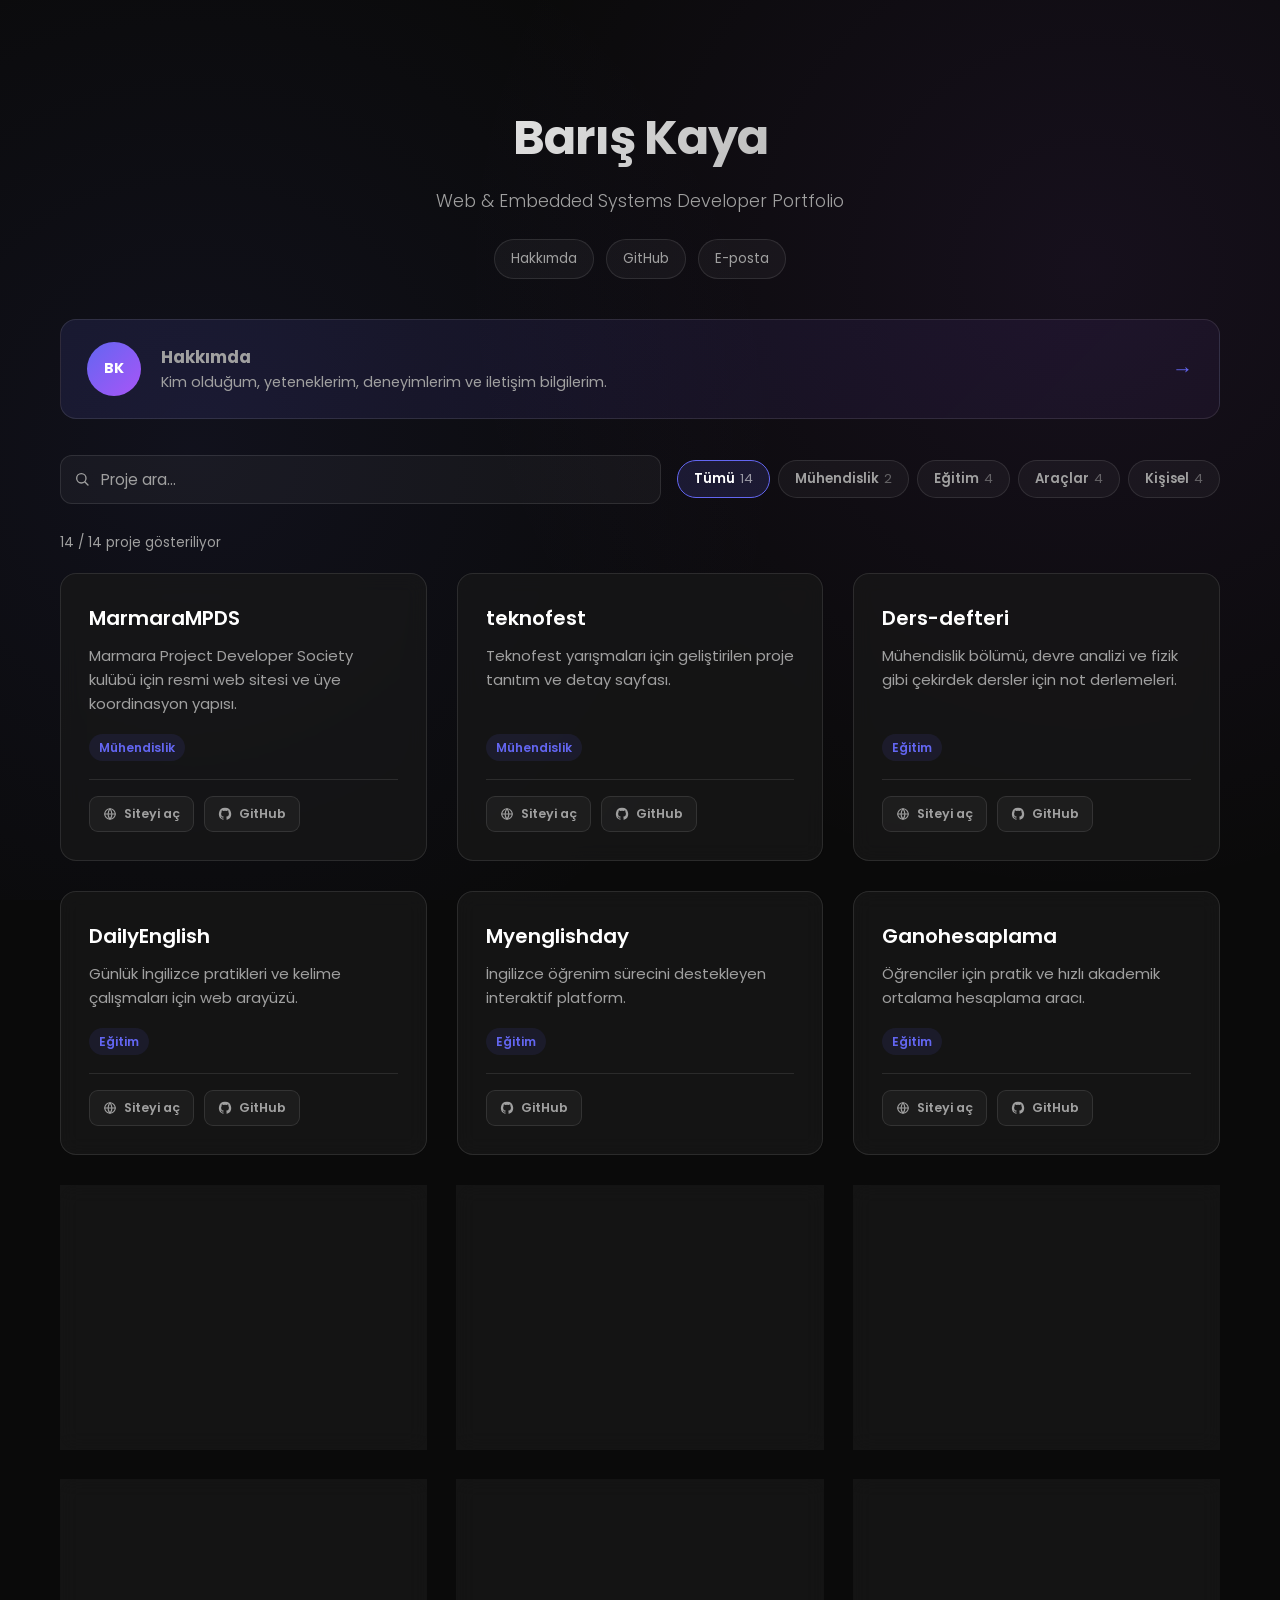
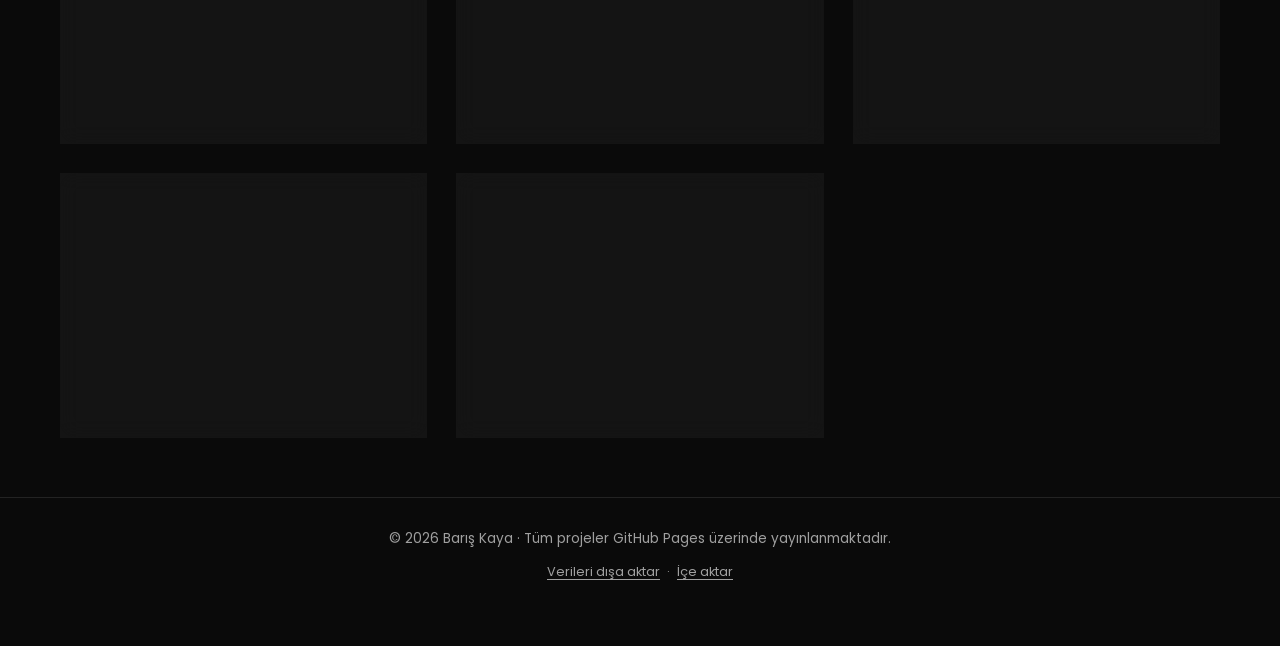
<file: index.html>
<!DOCTYPE html>
<html lang="tr">
<head>
    <meta charset="UTF-8">
    <meta name="viewport" content="width=device-width, initial-scale=1, viewport-fit=cover">
    <title>Barış Kaya | Portfolyo</title>

    <meta name="description" content="Barış Kaya'nın web ve gömülü sistemler projelerini bir araya getiren portfolyo sayfası.">
    <meta name="author" content="Barış Kaya">
    <meta name="theme-color" content="#0a0a0a">
    <link rel="canonical" href="https://kayalarbk.github.io/">

    <meta property="og:type" content="website">
    <meta property="og:title" content="Barış Kaya | Portfolyo">
    <meta property="og:description" content="Web & gömülü sistemler projeleri.">
    <meta property="og:locale" content="tr_TR">
    <meta name="twitter:card" content="summary">

    <link rel="icon" href="./assets/img/favicon.svg" type="image/svg+xml">

    <!-- PWA: ana ekrana eklendiğinde tam ekran uygulama gibi açılır -->
    <link rel="manifest" href="./manifest.json">
    <meta name="apple-mobile-web-app-capable" content="yes">
    <meta name="mobile-web-app-capable" content="yes">
    <meta name="apple-mobile-web-app-status-bar-style" content="black-translucent">
    <meta name="apple-mobile-web-app-title" content="Portfolyo">
    <link rel="apple-touch-icon" href="./assets/img/icon-192.png">

    <link rel="preconnect" href="https://fonts.googleapis.com">
    <link rel="preconnect" href="https://fonts.gstatic.com" crossorigin>
    <link href="https://fonts.googleapis.com/css2?family=Poppins:wght@300;400;600;700&display=swap" rel="stylesheet">

    <link rel="stylesheet" href="./assets/css/base.css">
    <link rel="stylesheet" href="./assets/css/home.css">
</head>
<body>

    <a class="skip-link" href="#projects">İçeriğe geç</a>

    <header>
        <h1>Barış Kaya</h1>
        <p>Web &amp; Embedded Systems Developer Portfolio</p>
        <nav class="socials" aria-label="Sosyal bağlantılar">
            <a href="./hakkimda.html">Hakkımda</a>
            <a href="https://github.com/kayalarbk" target="_blank" rel="noopener noreferrer">GitHub</a>
            <a href="mailto:kayalarbk2004@gmail.com">E-posta</a>
        </nav>
    </header>

    <main class="container" id="projects">

        <a class="about-banner" href="./hakkimda.html">
            <span class="avatar" aria-hidden="true">BK</span>
            <span>
                <strong>Hakkımda</strong>
                <span>Kim olduğum, yeteneklerim, deneyimlerim ve iletişim bilgilerim.</span>
            </span>
            <span class="arrow" aria-hidden="true">→</span>
        </a>

        <div class="controls">
            <div class="search-wrap">
                <svg viewBox="0 0 24 24" fill="none" stroke-width="2" stroke-linecap="round" aria-hidden="true">
                    <circle cx="11" cy="11" r="7"></circle>
                    <line x1="16.5" y1="16.5" x2="21" y2="21"></line>
                </svg>
                <input type="search" id="search" placeholder="Proje ara..." aria-label="Projelerde ara" autocomplete="off">
            </div>
            <div class="filters" id="filters" role="group" aria-label="Kategori filtresi"></div>
        </div>

        <p class="result-count" id="count" role="status" aria-live="polite"></p>

        <div class="project-grid" id="grid"></div>

        <p class="empty-state" id="empty" hidden>Aramanla eşleşen proje bulunamadı.</p>

        <noscript>
            <p class="empty-state">
                Proje listesini görmek için JavaScript'i etkinleştir ya da
                <a href="https://github.com/kayalarbk?tab=repositories" target="_blank" rel="noopener noreferrer">GitHub profilime</a>
                göz at.
            </p>
        </noscript>
    </main>

    <footer>
        <p>&copy; <span id="year"></span> Barış Kaya · Tüm projeler GitHub Pages üzerinde yayınlanmaktadır.</p>
        <p class="data-tools">
            <button type="button" data-veri="disa-aktar">Verileri dışa aktar</button>
            <span aria-hidden="true">·</span>
            <button type="button" data-veri="ice-aktar">İçe aktar</button>
            <span class="data-status" data-veri="durum" role="status" aria-live="polite"></span>
        </p>
    </footer>

    <script src="./assets/js/state.js"></script>
    <script src="./assets/js/common.js"></script>
    <script src="./assets/js/projects.data.js"></script>
    <script src="./assets/js/home.js"></script>

</body>
</html>
</file>
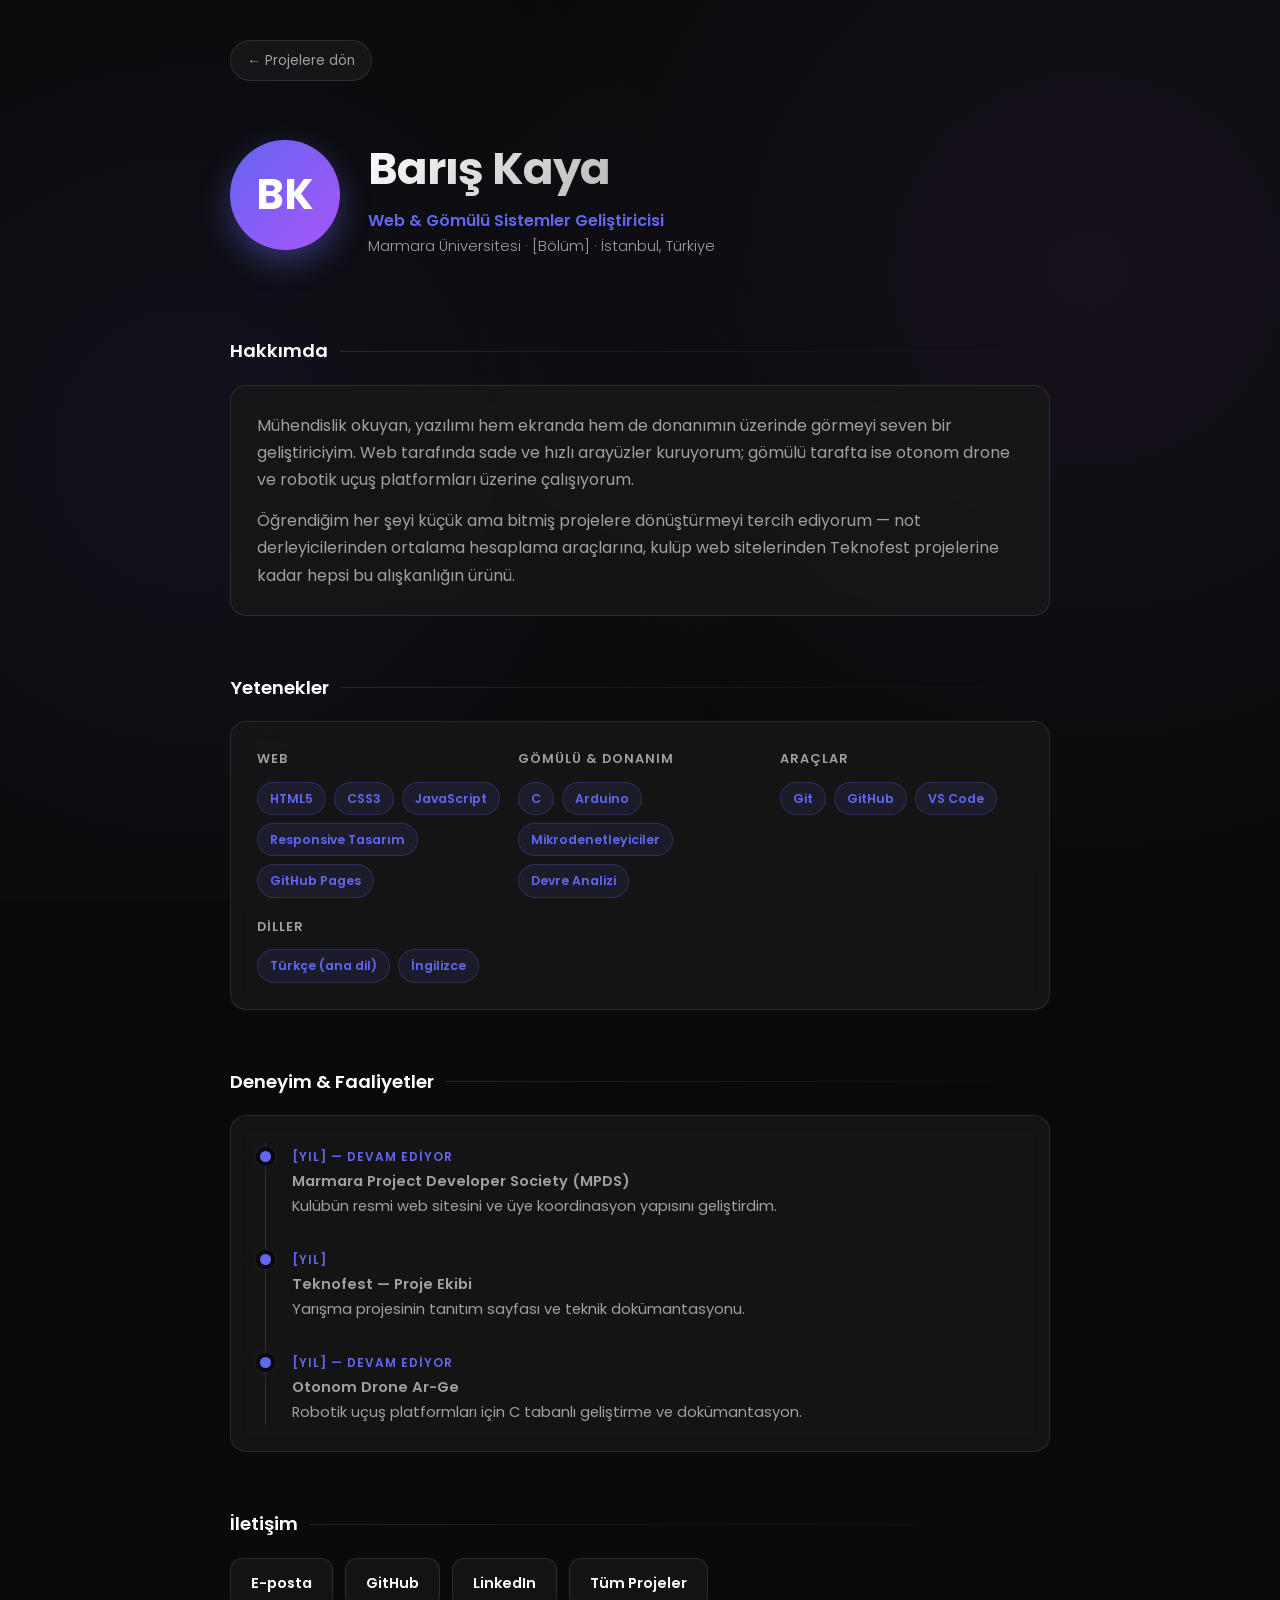
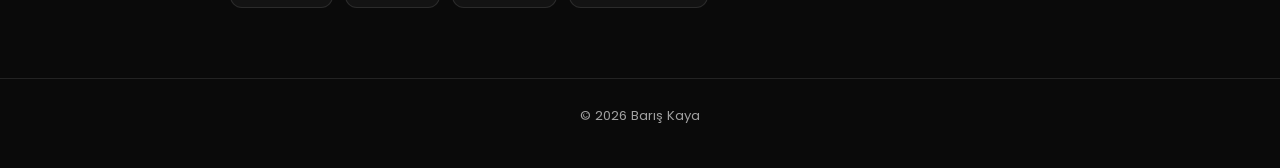
<file: hakkimda.html>
<!DOCTYPE html>
<html lang="tr">
<head>
    <meta charset="UTF-8">
    <meta name="viewport" content="width=device-width, initial-scale=1, viewport-fit=cover">
    <title>Hakkımda | Barış Kaya</title>

    <meta name="description" content="Barış Kaya — web ve gömülü sistemler geliştiricisi. Kişisel tanıtım sayfası, yetenekler ve iletişim.">
    <meta name="author" content="Barış Kaya">
    <meta name="theme-color" content="#0a0a0a">

    <meta property="og:type" content="profile">
    <meta property="og:title" content="Hakkımda | Barış Kaya">
    <meta property="og:description" content="Web & gömülü sistemler geliştiricisi.">
    <meta property="og:locale" content="tr_TR">

    <link rel="canonical" href="https://kayalarbk.github.io/hakkimda.html">

    <link rel="icon" href="./assets/img/favicon.svg" type="image/svg+xml">

    <!-- PWA: ana ekrana eklendiğinde tam ekran uygulama gibi açılır -->
    <link rel="manifest" href="./manifest.json">
    <meta name="apple-mobile-web-app-capable" content="yes">
    <meta name="mobile-web-app-capable" content="yes">
    <meta name="apple-mobile-web-app-status-bar-style" content="black-translucent">
    <meta name="apple-mobile-web-app-title" content="Portfolyo">
    <link rel="apple-touch-icon" href="./assets/img/icon-192.png">

    <link rel="preconnect" href="https://fonts.googleapis.com">
    <link rel="preconnect" href="https://fonts.gstatic.com" crossorigin>
    <link href="https://fonts.googleapis.com/css2?family=Poppins:wght@300;400;600;700&display=swap" rel="stylesheet">

    <link rel="stylesheet" href="./assets/css/base.css">
    <link rel="stylesheet" href="./assets/css/about.css">
</head>
<body>

    <div class="wrap">

        <a class="back" href="./index.html">← Projelere dön</a>

        <header class="hero">
            <div class="avatar" aria-hidden="true">BK</div>
            <div>
                <h1>Barış Kaya</h1>
                <p class="role">Web &amp; Gömülü Sistemler Geliştiricisi</p>
                <!-- DÜZENLE: bölüm ve şehir bilgisini kendine göre güncelle -->
                <p class="meta">Marmara Üniversitesi · [Bölüm] · İstanbul, Türkiye</p>
            </div>
        </header>

        <section>
            <h2>Hakkımda</h2>
            <div class="panel">
                <!-- DÜZENLE: bu iki paragrafı kendi cümlelerinle değiştir -->
                <p class="lead">
                    Mühendislik okuyan, yazılımı hem ekranda hem de donanımın üzerinde görmeyi seven
                    bir geliştiriciyim. Web tarafında sade ve hızlı arayüzler kuruyorum; gömülü
                    tarafta ise otonom drone ve robotik uçuş platformları üzerine çalışıyorum.
                </p>
                <p class="lead">
                    Öğrendiğim her şeyi küçük ama bitmiş projelere dönüştürmeyi tercih ediyorum —
                    not derleyicilerinden ortalama hesaplama araçlarına, kulüp web sitelerinden
                    Teknofest projelerine kadar hepsi bu alışkanlığın ürünü.
                </p>
            </div>
        </section>

        <section>
            <h2>Yetenekler</h2>
            <div class="panel skill-groups">
                <!-- DÜZENLE: kullanmadığın teknolojileri sil, kullandıklarını ekle -->
                <div>
                    <h3>Web</h3>
                    <div class="chips">
                        <span class="chip">HTML5</span>
                        <span class="chip">CSS3</span>
                        <span class="chip">JavaScript</span>
                        <span class="chip">Responsive Tasarım</span>
                        <span class="chip">GitHub Pages</span>
                    </div>
                </div>
                <div>
                    <h3>Gömülü &amp; Donanım</h3>
                    <div class="chips">
                        <span class="chip">C</span>
                        <span class="chip">Arduino</span>
                        <span class="chip">Mikrodenetleyiciler</span>
                        <span class="chip">Devre Analizi</span>
                    </div>
                </div>
                <div>
                    <h3>Araçlar</h3>
                    <div class="chips">
                        <span class="chip">Git</span>
                        <span class="chip">GitHub</span>
                        <span class="chip">VS Code</span>
                    </div>
                </div>
                <div>
                    <h3>Diller</h3>
                    <div class="chips">
                        <span class="chip">Türkçe (ana dil)</span>
                        <span class="chip">İngilizce</span>
                    </div>
                </div>
            </div>
        </section>

        <section>
            <h2>Deneyim &amp; Faaliyetler</h2>
            <div class="panel">
                <!-- DÜZENLE: tarihleri ve rolleri gerçek bilgilerinle güncelle -->
                <ul class="timeline">
                    <li>
                        <span class="when">[Yıl] — Devam ediyor</span>
                        <p class="what">Marmara Project Developer Society (MPDS)</p>
                        <p>Kulübün resmi web sitesini ve üye koordinasyon yapısını geliştirdim.</p>
                    </li>
                    <li>
                        <span class="when">[Yıl]</span>
                        <p class="what">Teknofest — Proje Ekibi</p>
                        <p>Yarışma projesinin tanıtım sayfası ve teknik dokümantasyonu.</p>
                    </li>
                    <li>
                        <span class="when">[Yıl] — Devam ediyor</span>
                        <p class="what">Otonom Drone Ar-Ge</p>
                        <p>Robotik uçuş platformları için C tabanlı geliştirme ve dokümantasyon.</p>
                    </li>
                </ul>
            </div>
        </section>

        <section>
            <h2>İletişim</h2>
            <div class="contact-links">
                <a href="mailto:kayalarbk2004@gmail.com">E-posta</a>
                <a href="https://github.com/kayalarbk" target="_blank" rel="noopener noreferrer">GitHub</a>
                <!-- DÜZENLE: LinkedIn adresini ekle, yoksa bu satırı sil -->
                <a href="https://www.linkedin.com/in/" target="_blank" rel="noopener noreferrer">LinkedIn</a>
                <a href="./index.html">Tüm Projeler</a>
            </div>
        </section>

    </div>

    <footer>
        <p>&copy; <span id="year"></span> Barış Kaya</p>
    </footer>

    <script src="./assets/js/common.js"></script>

</body>
</html>
</file>
<file: assets/css/base.css>
/* ============================================================
   base.css — her sayfada ortak olan temel katman.
   Tasarım token'ları, reset, tipografi, erişilebilirlik ve footer.
   Sayfaya özel kurallar home.css / about.css içinde yaşar.
   ============================================================ */

:root {
    --bg-dark: #0a0a0a;
    --bg-card: rgba(25, 25, 25, 0.7);
    --bg-input: rgba(255, 255, 255, 0.04);
    --text-primary: #ffffff;
    --text-secondary: #a0a0a0;
    --accent: #6366f1;
    --accent-2: #a855f7;
    --accent-glow: rgba(99, 102, 241, 0.4);
    --border-color: rgba(255, 255, 255, 0.1);
}

* {
    box-sizing: border-box;
    margin: 0;
    padding: 0;
}

html { scroll-behavior: smooth; }

body {
    font-family: 'Poppins', sans-serif;
    background-color: var(--bg-dark);
    color: var(--text-primary);
    line-height: 1.6;
    background-image:
        radial-gradient(circle at 15% 50%, rgba(99, 102, 241, 0.08) 0%, transparent 50%),
        radial-gradient(circle at 85% 30%, rgba(168, 85, 247, 0.08) 0%, transparent 50%);
    background-attachment: fixed;
    min-height: 100vh;

    /* iOS çentiği ve home bar'ı (viewport-fit=cover ile birlikte).
       Tarayıcı env() bilmiyorsa değerler 0 kabul edilir. */
    padding:
        env(safe-area-inset-top)
        env(safe-area-inset-right)
        env(safe-area-inset-bottom)
        env(safe-area-inset-left);
}

/* Adres çubuğu olmayan cihazlarda gerçek görünür yükseklik */
@supports (min-height: 100dvh) {
    body { min-height: 100dvh; }
}

a { color: var(--accent); }

:focus-visible {
    outline: 2px solid var(--accent);
    outline-offset: 3px;
    border-radius: 6px;
}

/* Klavye kullanıcıları için içeriğe atlama bağlantısı */
.skip-link {
    position: absolute;
    left: -9999px;
    top: 10px;
    background: var(--accent);
    color: #fff;
    padding: 10px 16px;
    border-radius: 8px;
    text-decoration: none;
    z-index: 10;
}
.skip-link:focus { left: 20px; }

/* Cam yüzeyli içerik kutusu */
.panel {
    background: var(--bg-card);
    border: 1px solid var(--border-color);
    border-radius: 16px;
    padding: 26px;
    backdrop-filter: blur(10px);
}

footer {
    border-top: 1px solid var(--border-color);
    padding: 30px 20px 40px;
    text-align: center;
    color: var(--text-secondary);
    font-size: 0.85rem;
}

/* Footer'daki veri yedekleme araçları */
.data-tools {
    margin-top: 10px;
    font-size: 0.8rem;
    color: var(--text-secondary);
}

.data-tools button {
    background: none;
    border: 0;
    padding: 2px 4px;
    font: inherit;
    color: var(--text-secondary);
    text-decoration: underline;
    text-underline-offset: 3px;
    cursor: pointer;
}

.data-tools button:hover { color: var(--text-primary); }

.data-status {
    display: block;
    margin-top: 6px;
    min-height: 1.2em;
    color: var(--accent);
}

@media (prefers-reduced-motion: reduce) {
    html { scroll-behavior: auto; }
    *, *::before, *::after {
        transition-duration: .01ms !important;
        animation-duration: .01ms !important;
    }
}
</file>
<file: assets/css/home.css>
/* ============================================================
   home.css — ana sayfa (index.html): hero, filtre çubuğu,
   proje kartları ve giriş animasyonları.
   base.css'ten SONRA yüklenir.
   ============================================================ */

/* Hero */
header {
    text-align: center;
    padding: 100px 20px 40px;
    max-width: 800px;
    margin: 0 auto;
}

header h1 {
    font-size: clamp(2.1rem, 7vw, 3rem);
    font-weight: 700;
    margin-bottom: 10px;
    background: linear-gradient(135deg, #fff 0%, #a0a0a0 100%);
    -webkit-background-clip: text;
    background-clip: text;
    -webkit-text-fill-color: transparent;
    letter-spacing: -1px;
}

header p {
    color: var(--text-secondary);
    font-size: 1.1rem;
    font-weight: 300;
}

.socials {
    display: flex;
    justify-content: center;
    gap: 12px;
    margin-top: 24px;
    flex-wrap: wrap;
}

.socials a {
    display: inline-flex;
    align-items: center;
    gap: 8px;
    padding: 8px 16px;
    border: 1px solid var(--border-color);
    border-radius: 999px;
    background: var(--bg-input);
    color: var(--text-secondary);
    text-decoration: none;
    font-size: 0.85rem;
    transition: color .25s ease, border-color .25s ease, transform .25s ease;
}

.socials a:hover {
    color: #fff;
    border-color: rgba(255, 255, 255, 0.3);
    transform: translateY(-2px);
}

.container {
    max-width: 1200px;
    margin: 0 auto;
    padding: 0 20px 60px;
}

/* Öne çıkan "Hakkımda" bandı */
.about-banner {
    display: flex;
    align-items: center;
    gap: 20px;
    padding: 22px 26px;
    margin-bottom: 36px;
    border: 1px solid var(--border-color);
    border-radius: 16px;
    background: linear-gradient(135deg, rgba(99, 102, 241, 0.12), rgba(168, 85, 247, 0.06));
    text-decoration: none;
    color: inherit;
    transition: border-color .3s ease, transform .3s ease, box-shadow .3s ease;
}

.about-banner:hover,
.about-banner:focus-visible {
    border-color: var(--accent);
    transform: translateY(-3px);
    box-shadow: 0 16px 34px var(--accent-glow);
}

.about-banner .avatar {
    width: 54px;
    height: 54px;
    flex-shrink: 0;
    border-radius: 50%;
    display: grid;
    place-items: center;
    font-weight: 700;
    color: #fff;
    background: linear-gradient(135deg, var(--accent), var(--accent-2));
}

.about-banner strong { display: block; font-size: 1.05rem; }
.about-banner span { color: var(--text-secondary); font-size: .9rem; }
.about-banner .arrow { margin-left: auto; color: var(--accent); font-size: 1.3rem; }

/* Arama + filtreler */
.controls {
    display: flex;
    flex-wrap: wrap;
    gap: 16px;
    align-items: center;
    justify-content: space-between;
    margin-bottom: 28px;
}

.search-wrap { position: relative; flex: 1 1 260px; }

.search-wrap svg {
    position: absolute;
    left: 14px;
    top: 50%;
    transform: translateY(-50%);
    width: 16px;
    height: 16px;
    stroke: var(--text-secondary);
    pointer-events: none;
}

#search {
    width: 100%;
    padding: 12px 16px 12px 40px;
    background: var(--bg-input);
    border: 1px solid var(--border-color);
    border-radius: 12px;
    color: var(--text-primary);
    font-family: inherit;
    font-size: 0.95rem;
    transition: border-color .25s ease, background .25s ease;
}

#search::placeholder { color: var(--text-secondary); }
#search:focus { border-color: var(--accent); background: rgba(99, 102, 241, 0.06); }

.filters {
    display: flex;
    flex-wrap: wrap;
    gap: 8px;
}

.filter-btn {
    padding: 8px 16px;
    background: var(--bg-input);
    border: 1px solid var(--border-color);
    border-radius: 999px;
    color: var(--text-secondary);
    font-family: inherit;
    font-size: 0.82rem;
    font-weight: 600;
    cursor: pointer;
    transition: all .25s ease;
}

.filter-btn:hover { color: #fff; border-color: rgba(255, 255, 255, 0.25); }

.filter-btn[aria-pressed="true"] {
    background: rgba(99, 102, 241, 0.15);
    border-color: var(--accent);
    color: #fff;
}

.filter-btn .n {
    opacity: .55;
    font-weight: 400;
    margin-left: 5px;
}

.result-count {
    color: var(--text-secondary);
    font-size: 0.85rem;
    margin-bottom: 20px;
}

.project-grid {
    display: grid;
    grid-template-columns: repeat(auto-fill, minmax(300px, 1fr));
    gap: 30px;
}

/* Proje kartları */
.card {
    background: var(--bg-card);
    border: 1px solid var(--border-color);
    border-radius: 16px;
    padding: 28px;
    display: flex;
    flex-direction: column;
    transition: transform .4s cubic-bezier(0.175, 0.885, 0.32, 1.275),
                border-color .3s ease, box-shadow .3s ease, opacity .5s ease;
    backdrop-filter: blur(10px);
    position: relative;
    overflow: hidden;
}

.card::before {
    content: '';
    position: absolute;
    top: 0;
    left: 0;
    width: 100%;
    height: 4px;
    background: linear-gradient(90deg, var(--accent), var(--accent-2));
    opacity: 0;
    transition: opacity 0.3s ease;
}

.card:hover,
.card:focus-within {
    transform: translateY(-10px);
    border-color: rgba(255, 255, 255, 0.2);
    box-shadow: 0 20px 40px var(--accent-glow);
}

.card:hover::before,
.card:focus-within::before { opacity: 1; }

.card h3 {
    font-size: 1.25rem;
    font-weight: 600;
    margin-bottom: 10px;
    word-break: break-word;
}

.card h3 a {
    color: #fff;
    text-decoration: none;
}

/* Başlık bağlantısını tüm kart yüzeyine yay (aksiyon linkleri üstte kalır) */
.card h3 a::after {
    content: '';
    position: absolute;
    inset: 0;
}

.card p {
    color: var(--text-secondary);
    font-size: 0.93rem;
    flex-grow: 1;
}

.tag {
    display: inline-block;
    padding: 4px 10px;
    background: rgba(99, 102, 241, 0.1);
    color: var(--accent);
    border-radius: 20px;
    font-size: 0.75rem;
    font-weight: 600;
    margin-top: 18px;
    align-self: flex-start;
}

/* Kart alt aksiyonları: site + repo */
.card-actions {
    display: flex;
    gap: 10px;
    margin-top: 18px;
    padding-top: 16px;
    border-top: 1px solid var(--border-color);
    position: relative;
    z-index: 1;
}

.card-actions a {
    display: inline-flex;
    align-items: center;
    gap: 7px;
    padding: 7px 13px;
    border: 1px solid var(--border-color);
    border-radius: 9px;
    background: var(--bg-input);
    color: var(--text-secondary);
    text-decoration: none;
    font-size: 0.79rem;
    font-weight: 600;
    transition: color .25s ease, border-color .25s ease, background .25s ease;
}

.card-actions a:hover {
    color: #fff;
    border-color: var(--accent);
    background: rgba(99, 102, 241, 0.12);
}

.card-actions svg {
    width: 14px;
    height: 14px;
    flex-shrink: 0;
}

.card[hidden] { display: none; }

.empty-state {
    text-align: center;
    color: var(--text-secondary);
    padding: 60px 20px;
}

/* Kaydırınca beliren kartlar */
.reveal { opacity: 0; transform: translateY(20px); }
.reveal.visible { opacity: 1; transform: none; }

@media (prefers-reduced-motion: reduce) {
    .reveal { opacity: 1; transform: none; }
}

@media (max-width: 600px) {
    header { padding: 60px 20px 30px; }
    .card { padding: 22px; }
    .project-grid { gap: 20px; }
    .about-banner { padding: 18px; gap: 14px; }
    .about-banner .arrow { display: none; }
}
</file>
<file: assets/css/about.css>
/* ============================================================
   about.css — hakkımda sayfası (hakkimda.html): hero, yetenek
   grupları, zaman çizelgesi ve iletişim bağlantıları.
   base.css'ten SONRA yüklenir.
   ============================================================ */

body { line-height: 1.7; }

.wrap {
    max-width: 860px;
    margin: 0 auto;
    padding: 0 20px;
}

/* Geri dön bağlantısı */
.back {
    display: inline-flex;
    align-items: center;
    gap: 8px;
    margin-top: 40px;
    padding: 8px 16px;
    border: 1px solid var(--border-color);
    border-radius: 999px;
    background: var(--bg-input);
    color: var(--text-secondary);
    text-decoration: none;
    font-size: 0.85rem;
    transition: color .25s ease, border-color .25s ease, transform .25s ease;
}
.back:hover { color: #fff; border-color: rgba(255,255,255,.3); transform: translateX(-3px); }

/* Hero */
.hero {
    display: flex;
    align-items: center;
    gap: 28px;
    flex-wrap: wrap;
    padding: 50px 0 20px;
}

.avatar {
    width: 110px;
    height: 110px;
    flex-shrink: 0;
    border-radius: 50%;
    display: grid;
    place-items: center;
    font-size: 2.6rem;
    font-weight: 700;
    color: #fff;
    background: linear-gradient(135deg, var(--accent), var(--accent-2));
    box-shadow: 0 12px 30px var(--accent-glow);
}

.hero h1 {
    font-size: clamp(2rem, 6vw, 2.8rem);
    font-weight: 700;
    letter-spacing: -1px;
    background: linear-gradient(135deg, #fff 0%, #a0a0a0 100%);
    -webkit-background-clip: text;
    background-clip: text;
    -webkit-text-fill-color: transparent;
}

.hero .role {
    color: var(--accent);
    font-weight: 600;
    font-size: 1rem;
}

.hero .meta {
    color: var(--text-secondary);
    font-size: .92rem;
    font-weight: 300;
}

/* Bölümler */
section { margin-top: 56px; }

h2 {
    font-size: 1.15rem;
    font-weight: 600;
    margin-bottom: 18px;
    display: flex;
    align-items: center;
    gap: 12px;
    color: #fff;
}

h2::after {
    content: '';
    flex: 1;
    height: 1px;
    background: linear-gradient(90deg, var(--border-color), transparent);
}

.lead { color: var(--text-secondary); }
.lead + .lead { margin-top: 14px; }

/* Yetenekler */
.skill-groups {
    display: grid;
    grid-template-columns: repeat(auto-fit, minmax(240px, 1fr));
    gap: 18px;
}

.skill-groups h3 {
    font-size: .8rem;
    text-transform: uppercase;
    letter-spacing: 1px;
    color: var(--text-secondary);
    font-weight: 600;
    margin-bottom: 12px;
}

.chips { display: flex; flex-wrap: wrap; gap: 8px; }

.chip {
    padding: 5px 12px;
    border-radius: 999px;
    background: rgba(99, 102, 241, 0.1);
    border: 1px solid rgba(99, 102, 241, 0.25);
    color: var(--accent);
    font-size: .78rem;
    font-weight: 600;
}

/* Zaman çizelgesi */
.timeline {
    list-style: none;
    border-left: 1px solid var(--border-color);
    margin-left: 8px;
    padding-left: 26px;
}

.timeline li { position: relative; padding-bottom: 26px; }
.timeline li:last-child { padding-bottom: 0; }

.timeline li::before {
    content: '';
    position: absolute;
    left: -32px;
    top: 9px;
    width: 11px;
    height: 11px;
    border-radius: 50%;
    background: var(--accent);
    box-shadow: 0 0 0 4px var(--bg-dark), 0 0 14px var(--accent-glow);
}

.timeline .when {
    font-size: .75rem;
    letter-spacing: 1px;
    text-transform: uppercase;
    color: var(--accent);
    font-weight: 600;
}

.timeline .what { font-weight: 600; }
.timeline p { color: var(--text-secondary); font-size: .92rem; }

/* İletişim */
.contact-links {
    display: flex;
    flex-wrap: wrap;
    gap: 12px;
}

.contact-links a {
    display: inline-flex;
    align-items: center;
    gap: 8px;
    padding: 12px 20px;
    border: 1px solid var(--border-color);
    border-radius: 12px;
    background: var(--bg-input);
    color: var(--text-primary);
    text-decoration: none;
    font-size: .9rem;
    font-weight: 600;
    transition: border-color .25s ease, transform .25s ease, box-shadow .25s ease;
}

.contact-links a:hover {
    border-color: var(--accent);
    transform: translateY(-3px);
    box-shadow: 0 12px 26px var(--accent-glow);
}

footer {
    margin-top: 70px;
    padding: 26px 20px 40px;
    font-size: .82rem;
}

@media (max-width: 600px) {
    .hero { padding-top: 30px; gap: 20px; }
    .avatar { width: 84px; height: 84px; font-size: 2rem; }
    section { margin-top: 42px; }
    .panel { padding: 20px; }
}
</file>
